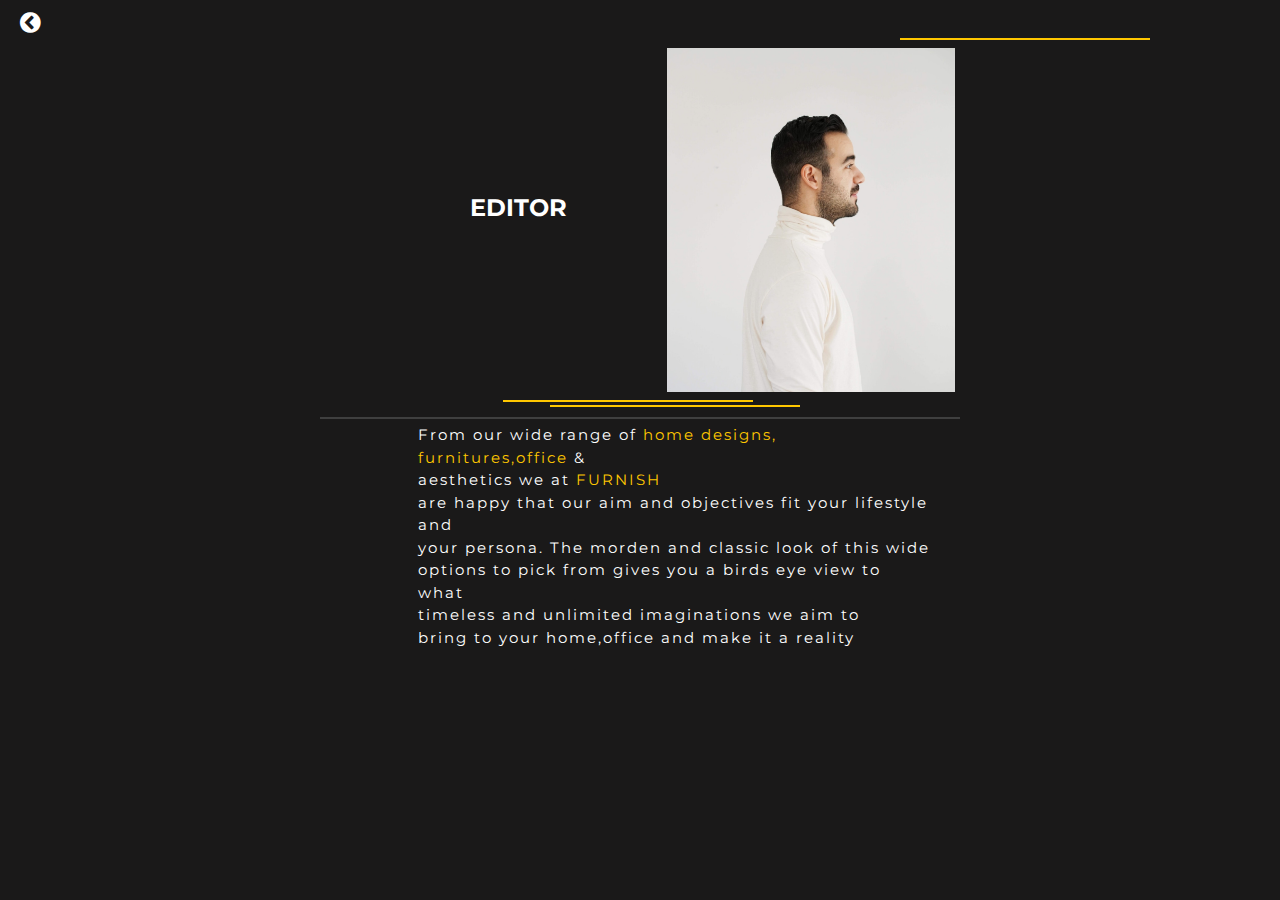
<file: editor.html>
<!DOCTYPE html>
<html lang="en">
<head>
    <meta charset="UTF-8">
    <meta http-equiv="X-UA-Compatible" content="IE=edge">
    <meta name="viewport" content="width=device-width, initial-scale=1.0">
    <link rel="stylesheet" href="/css/editor.css">
    <link rel="stylesheet" href="https://cdnjs.cloudflare.com/ajax/libs/font-awesome/4.7.0/css/font-awesome.min.css">
    <title>Document</title>
</head>
<body>
    <header>
        <a href="/show.html"><i style="font-size:24px" class="fa">&#xf137;</i>
        </a>
        <div class="lines1">  
            <hr class="line-2"> 
        </div>
        <div class="container">
        <div class="top">
            <h2>EDITOR
            </h2>
         
            <img src="/images/Rectangle 21.png" alt="">
        </div>
        <div class="lines2">
            <hr class="line-1">
            <hr class="line-2"> 
        </div>
        <hr class="gray">
        <div class="bottom">
           
            <p>From our wide range of <span class="yellow"> home designs, furnitures,office </span> & <br> aesthetics we at <span class="yellow">FURNISH </span> <br>
                are happy that our aim and objectives fit your lifestyle and <br> your persona. The morden and classic look of this wide <br> options to pick from gives you a birds eye view to what <br> timeless and unlimited imaginations we aim to <br>
                bring to your home,office and make it a reality </p>
                                                                                            </div>
                                                                                        </div>
    </header>
    
</body>
</html>
</file>
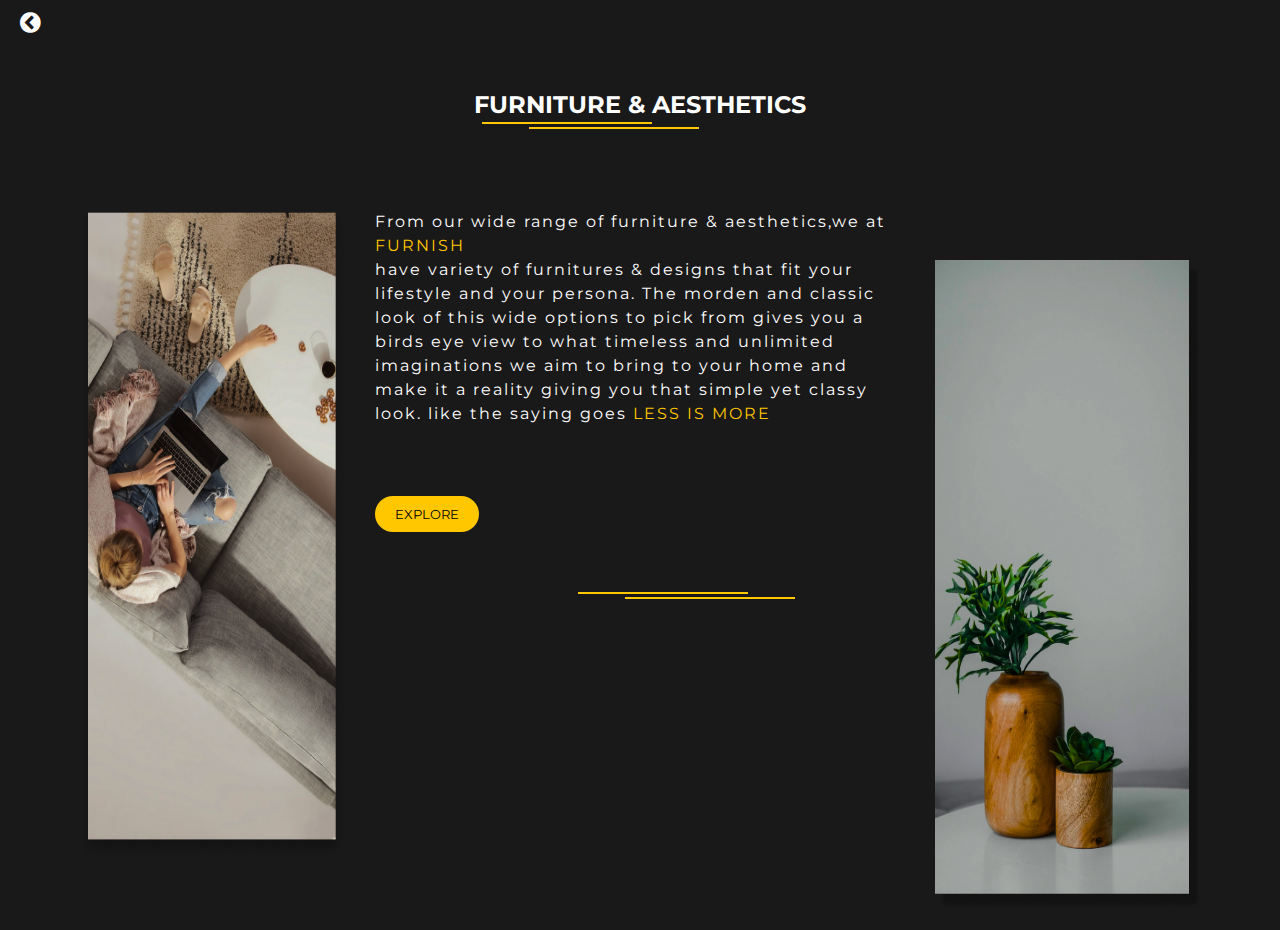
<file: furniture.html>
<!DOCTYPE html>
<html lang="en">
<head>
    <meta charset="UTF-8">
    <meta http-equiv="X-UA-Compatible" content="IE=edge">
    <meta name="viewport" content="width=device-width, initial-scale=1.0">
    <link rel="stylesheet" href="https://cdnjs.cloudflare.com/ajax/libs/font-awesome/4.7.0/css/font-awesome.min.css">
    <link rel="stylesheet" href="/css/furniture.css">
    <title>Document</title>
</head>
<body>
    <header>
        <a href="/interior.html"><i style="font-size:24px" class="fa">&#xf137;</i>
        </a>
    </header>
    <div class="heading">
        <h2>FURNITURE & AESTHETICS</h2>
        <div class="lines1">
            <hr class="line-1">
            <hr class="line-2">
        </div>
    </div>
   
    <section class="container">
      
        <div class="left">
            <img src="/images/Rectangle 12.png" alt="">
        </div>
        <div class="middle">
            <p>From our wide range of furniture & aesthetics,we at <span class="yellow">FURNISH </span> <br>
                have variety of furnitures & designs that fit your <br> lifestyle and your persona. The morden and classic <br> look of this wide options to pick from gives you a <br> birds eye view to what timeless and unlimited <br> imaginations we aim to bring to your home and <br> make it a reality giving you that simple yet classy <br> look. like the saying goes <span class="yellow"> LESS IS MORE</span></p>
            <a href="/office.html"><button id="explore">EXPLORE</button></a>
            <div class="lines2">
                <hr class="line-1">
                <hr class="line-2"> 
            </div>
        </div>
        <div class="right">
            <img src="/images/Rectangle 13.png" alt="">
        </div>

    </section>
</body>
</html>
</file>
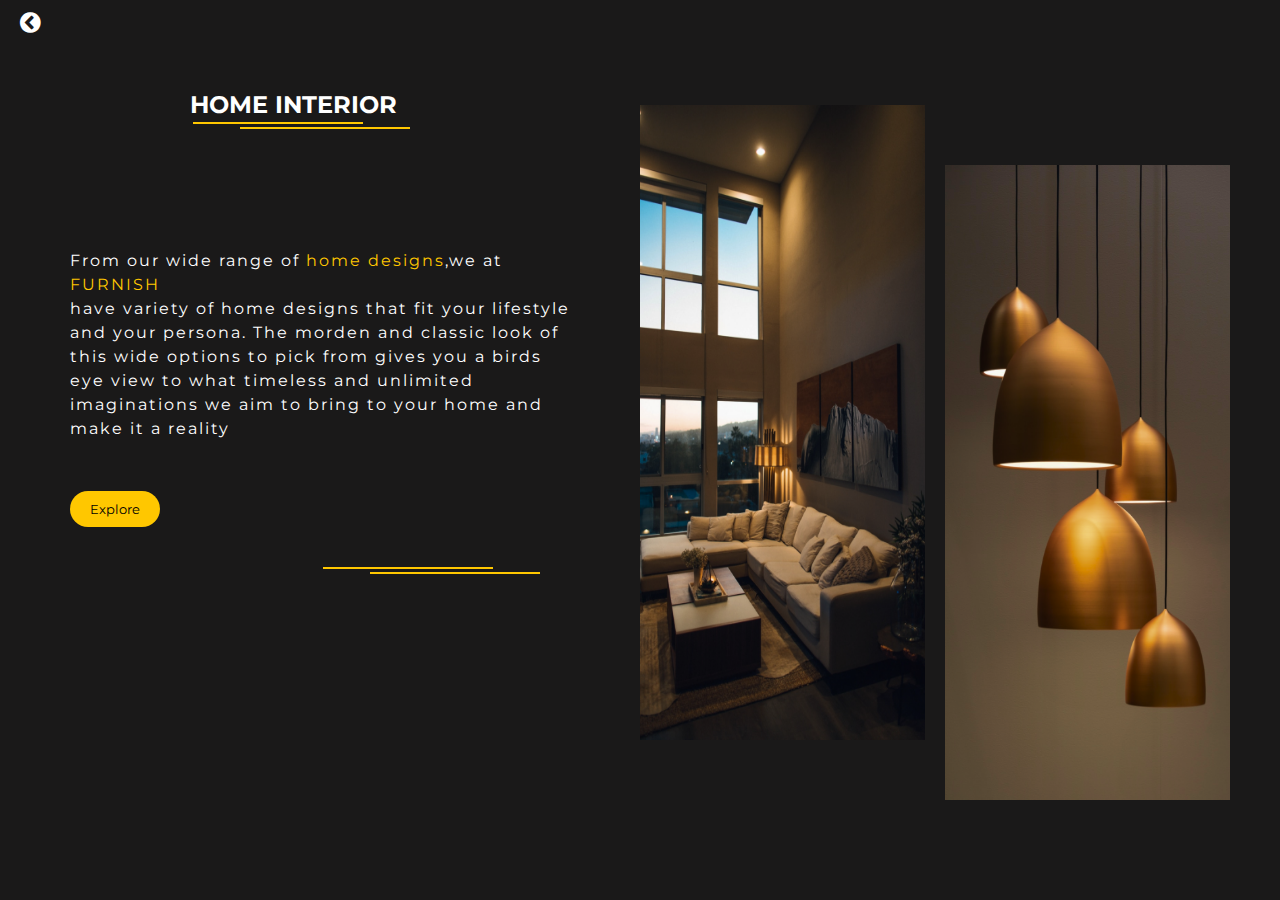
<file: interior.html>
<!DOCTYPE html>
<html lang="en">
<head>
    <meta charset="UTF-8">
    <meta http-equiv="X-UA-Compatible" content="IE=edge">
    <meta name="viewport" content="width=device-width, initial-scale=1.0">
    <link rel="stylesheet" href="https://cdnjs.cloudflare.com/ajax/libs/font-awesome/4.7.0/css/font-awesome.min.css">
    <link rel="stylesheet" href="/css/interior.css">
    <title>Document</title>
</head>
<body>
    
    <header>
       <a href="/index.html"><i style="font-size:24px" class="fa">&#xf137;</i>
        </a>
    </header>
    <div class="container">
        <div class="left">
            <h2>HOME INTERIOR</h2>
            <div class="lines1">
            <hr class="line-1">
            <hr class="line-2">
        </div>
            <p>From our wide range of <span class="yellow"> home designs</span>,we at <br>
              <span class="yellow">  FURNISH </span> <br>
                have variety of home designs that fit your lifestyle <br> and your persona. The morden and classic look of <br> this wide options to pick from gives you a birds <br> eye view to what timeless and unlimited <br> imaginations we aim to bring to your home and <br> make it a reality</p>
       <a href="/furniture.html"> <button id="explore">Explore</button></a>
        <div class="lines2">
        <hr class="line-1">
        <hr class="line-2"> 
    </div>
        </div>
        <div class="right">
            <img class="img1" src="/images/Rectangle 2.png" alt="">
            <img class="img2" src="/images/unsplash_HR1x0_5dakE (1).png" alt="">
        </div>
    </div>
</div>
</body>
</html>
</file>
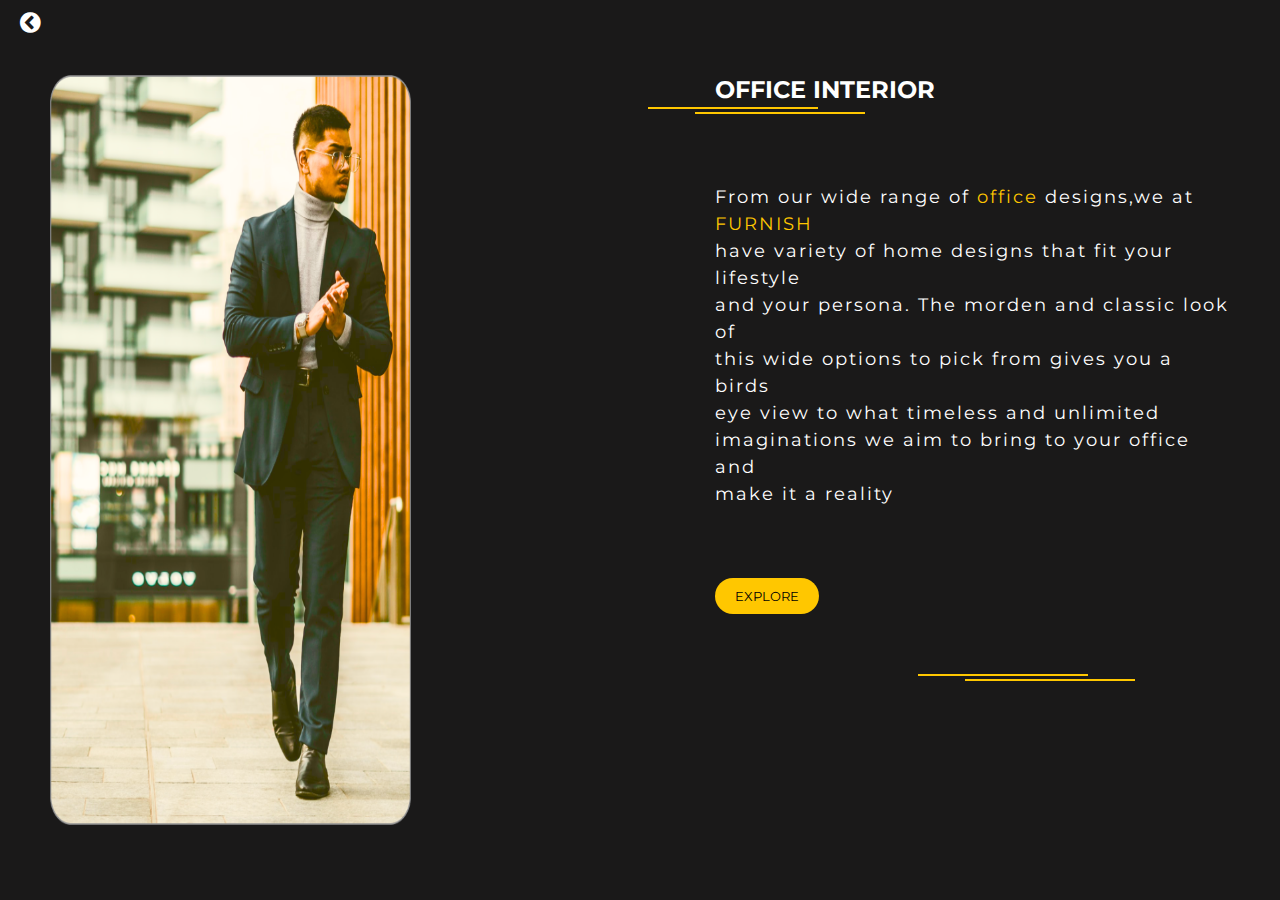
<file: office.html>
<!DOCTYPE html>
<html lang="en">
<head>
    <meta charset="UTF-8">
    <meta http-equiv="X-UA-Compatible" content="IE=edge">
    <meta name="viewport" content="width=device-width, initial-scale=1.0">
    <link rel="stylesheet" href="https://cdnjs.cloudflare.com/ajax/libs/font-awesome/4.7.0/css/font-awesome.min.css">
    <link rel="stylesheet" href="/css/office.css">
    <title>Document</title>
</head>
<body>
    <header>
        <a href="/furniture.html"><i style="font-size:24px" class="fa">&#xf137;</i>
        </a>
    </header>
    <div class="container">
        <div class="left">
            <img src="/images/image 5.png" alt="">
        </div>
            <div class="right">
                <h2>OFFICE INTERIOR</h2>
                <div class="lines1">
                    <hr class="line-1">
                    <hr class="line-2">
                </div>
                <p>From our wide range of <span class="yellow"> office </span> designs,we at <br>
                  <span class="yellow">  FURNISH </span> <br>
                    have variety of home designs that fit your lifestyle <br> and your persona. The morden and classic look of <br> this wide options to pick from gives you a birds <br> eye view to what timeless and unlimited <br> imaginations we aim to bring to your office and <br> make it a reality</p>
                <a href="/show.html"><button id="explore">EXPLORE</button></a>
                <div class="lines2">
                    <hr class="line-1">
                    <hr class="line-2"> 
                </div>
            </div>
        
    </div>
</body>
</html>
</file>
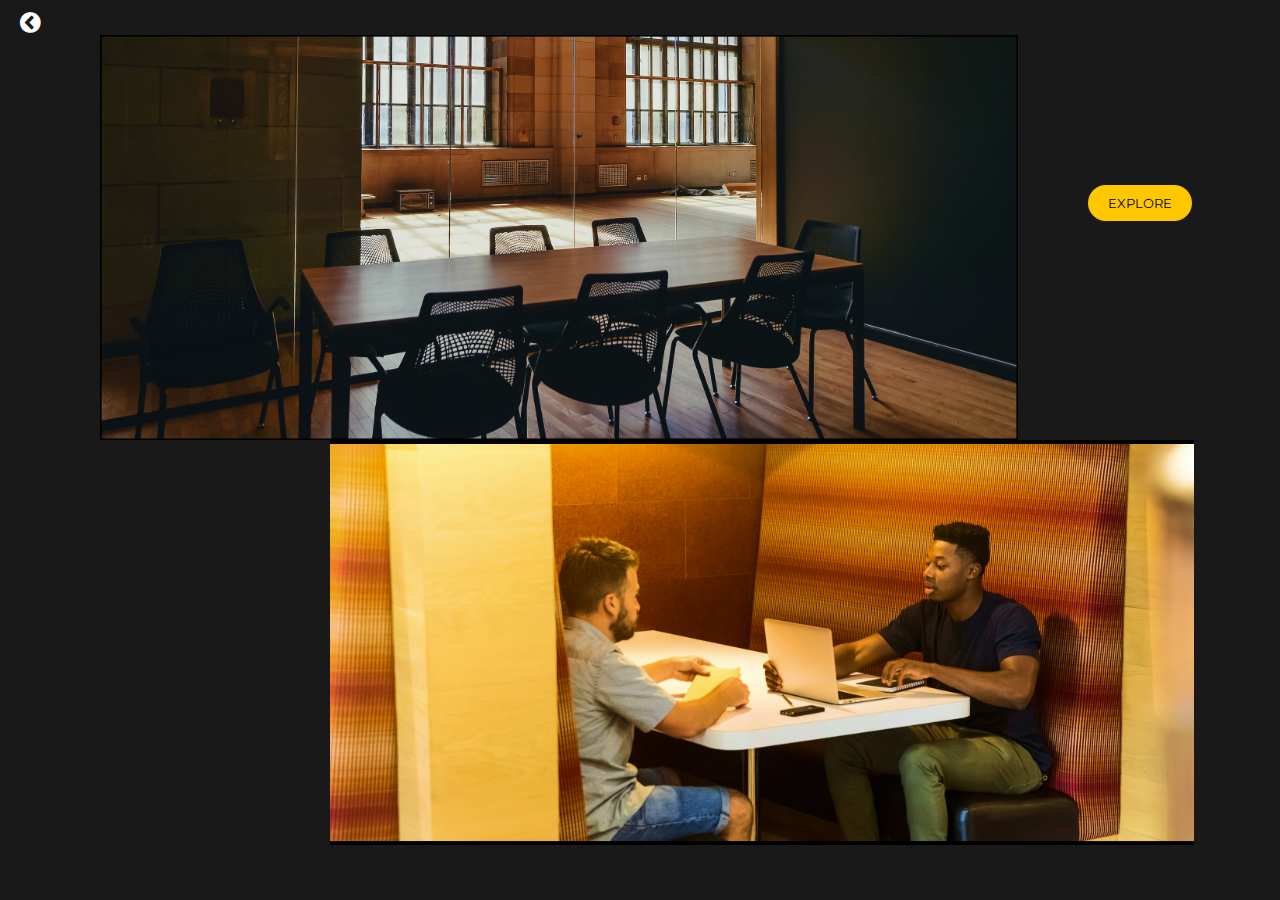
<file: show.html>
<!DOCTYPE html>
<html lang="en">
<head>
    <meta charset="UTF-8">
    <meta http-equiv="X-UA-Compatible" content="IE=edge">
    <meta name="viewport" content="width=device-width, initial-scale=1.0">
    <link rel="stylesheet" href="https://cdnjs.cloudflare.com/ajax/libs/font-awesome/4.7.0/css/font-awesome.min.css">
    <link rel="stylesheet" href="/css/show.css">
    <title>Document</title>
</head>
<body>
    <header>
        <a href="/office.html"><i style="font-size:24px" class="fa">&#xf137;</i>
        </a>
    </header>
    <div class="container">
       <div class="top"> <img src="/images/Rectangle 16 (1).png" alt="">
        <a href="/editor.html"><button id="explore">EXPLORE</button></a>
       </div>
       <div class="bottom">
        <img src="/images/Rectangle 15 (1).png" alt="">
    </div>
    </div>
    
</body>
</html>
</file>
<file: css/editor.css>
@import url('https://fonts.googleapis.com/css2?family=Montserrat:wght@600&display=swap');
*{
    padding: 0;
    margin: 0;
    box-sizing: border-box;
    font-family: 'Montserrat', sans-serif;
}
body{
    width: 100vw;
    height: 100vh;
    background-color:#1A1919 ;

}
#explore{
    background-color: #FFC700;
    padding: 10px 20px;
    border-radius: 25px;
    border: none;
    margin-top: 150px;
    margin-left: 70px;
}
header{
    height: 5%;
}
.fa{
    margin-left: 20px;
    margin-top: 10px;
    color: white;
    background-color: #1A1919;
}
hr{
    border: 1px solid #FFC700;
    width: 250px;
    margin: 3px;
}
.line-2{
    margin-left: 50px;
}
.lines1{
    margin-left: 850px;
}
.lines2{
    margin-left: 500px;
    margin-bottom: 10px;
}
.yellow{
    color: #FFC700;
}
.container{
    padding:  0px;
    /* background-color: aquamarine; */
}
.top{
    display: flex;
    width: 50%;
    height: 50%;
    margin:0px auto;
}
p{
    letter-spacing: 2px;
    padding-top: 5px;
    line-height: 1.5;
    font-size: 15px;
    color: #fff;
}
.bottom{
    height: 50%;
    width: 40%;
    /* background-color: aqua; */
    margin: 0 auto;
    margin-right: 350px;
}
.top>h2{
    color: #fff;
 width: 50%;
 margin-left: 150px;
 padding: 0;
 margin-top: 150px;
}
img{
    width: 45%;
    height: 90%;
    margin: 5px ;
}
.gray{
    border: 0.2px solid #D9D9D9;
    opacity: 20%;
    width: 50%;
    margin-left:  350px;
    margin: 0 auto;
}
@media only screen and (max-width: 800px){
    .top{
        display: flex;
        flex-direction: column;
        width: 100%;
        height: 50%;
        margin:0px ;
    }
    .bottom{
        width: 80%;
    }
    img{
        width: 60%;
        padding-top: 30px;
    }
    .container{
        padding:  40px;
        /* background-color: aquamarine; */
    }
    p{
       letter-spacing: 1px;
        padding-top: 5px;
        line-height: 1.2;
        font-size: 0.7rem;
        color: #fff;
    }
    .top>h2{
        width: 100%;
        margin:0;
        margin-top: 0px;
        padding: 0;
    
    }
   
    .lines2{
     display: none;
    }
}
</file>
<file: css/furniture.css>
@import url('https://fonts.googleapis.com/css2?family=Montserrat:wght@600&display=swap');
*{
    padding: 0;
    margin: 0;
    box-sizing: border-box;
    font-family: 'Montserrat', sans-serif;
}
body{
    width: 100%;
    height: 100vh;
    background-color:#1A1919 ;

}
.fa{
    margin-left: 20px;
    margin-top: 10px;
    color: white;
    background-color: #1A1919;
   }
header{
    height: 10%;
}
.heading{
    display: flex;
    flex-direction: column;
    align-items: center;
    color: #fff;
    height: 10%;
   
}

.container{
    display: flex;
    margin-top: 30px;
    padding: 0 80px;
    color: #fff; 
    height: 80%;
 

}
.container>.middle>p{
    margin-bottom: 70px;
    letter-spacing: 2px;
    line-height: 1.5;
    font-size: 16px;
    color: #fff;
}
hr{
    border: 1px solid #FFC700;
    width: 170px;
    margin: 3px;
}
.lines1{
    margin-right: 100px;
}
.lines2{
    margin-top: 60px;
    margin-left: 200px;
}
.line-2{
    margin-left: 50px;
}
.yellow{
    color: #FFC700;
}
.left{
    width: 25%;
    height: 90% ;
    padding: 0;
}
.middle{
    width: 50%;
    margin: 0 30px;
    padding: 0;
}
.right{
    width: 25%;
    height: 90% ;
    margin-top:50px;
    padding: 0;
    /* background-color: aqua; */
}
img{
    width: 100%;
    height: 100%;

}
#explore{
    background-color: #FFC700;
    padding: 10px 20px;
    border-radius: 25px;
    border: none;
   
}
@media only screen and (max-width: 800px){
    .container{
        display: flex;
        flex-direction: column;
padding: 0;
        color: #fff;     
        height: 80%;
     
     
    }
    .container>.middle>p{
        margin-bottom: 30px;
        /* letter-spacing: 2px;
        line-height: 1.5; */
        font-size: 12px;
        color: #fff;
    }
    .left{
        width: 250px;
        margin: 0 auto;
        /* margin-right: 50px; */

    }
    img{
        width: 100%;
    }
    .right{
        width: 250px;
        margin:20px auto;
        padding: 0;
        /* background-color: #FFC700; */
    }
    .middle{
        width:400px;
margin: 0 auto;
        padding: 0;
    }
    .lines2{
        margin-left: 20px;
    }
}
</file>
<file: css/interior.css>
@import url('https://fonts.googleapis.com/css2?family=Montserrat:wght@600&display=swap');
*{
    padding: 0;
    margin: 0;
    box-sizing: border-box;
    font-family: 'Montserrat', sans-serif;
}
body{
    width: 100%;
    height: 100vh;
    background-color:#1A1919 ;

}
header{
    height: 10%;
}
.fa{
 margin-left: 20px;
 margin-top: 10px;
 color: white;
 background-color: #1A1919;
}
.container{
    display: flex;
    padding: 0 70px;
    height: 80%;
    color: #fff;
}
.left{
    width: 50%;
   
  
}
.left>h2{
    padding-left: 120px;
    color: #fff;
}
.right{
    width: 50%;
    display: flex;
    margin-top: 15px;
 
}
img{
    width: 50%;
    height: 90%;
    margin-right: 20px;
}
.img2{
    margin-top: 60px;
   
}
.lines1{
   margin-left: 120px ;
  
}
.lines2{
   margin-left: 250px ;
   margin-top: 40px;
  
}
hr{
    border: 1px solid #FFC700;
    width: 170px;
    margin: 3px;
}
.line-2{
    margin-left: 50px;
}
.container>.left>p{
    margin-top: 120px;
    margin-bottom: 50px;
    letter-spacing: 2px;
    line-height: 1.5;
    font-size: 16px;
    color: #fff;
}
.yellow{
    color: #FFC700;
}
#explore{
    background-color: #FFC700;
    padding: 10px 20px;
    border-radius: 25px;
    border: none;
}
@media only screen and (max-width: 800px){
    .container{
flex-direction: column;
padding: 0 40px;
    }
    
    .left{
        width: 100%;
        margin-bottom: 30px; 
    }
    .right>img{
        width: 90%;
    } 
    .right{
        width: 100%;
       /* margin: auto; */
        display: flex;
        flex-direction: column;
        margin-top: 15px;
     
    }
    .container>.left>p{
        margin-top: 50px;
        margin-bottom: 50px;
        letter-spacing: 2px;
        line-height: 1.5;
        font-size: 16px;
        color: #fff;
    }
    .lines2{
        margin-left: 0px ;
        margin-top: 40px;
       
     }
     .left>h2{
        padding-left: 0px;
       
    }
    .lines1{
        margin-left: 20px ;
       
     }
  
}
</file>
<file: css/office.css>
@import url('https://fonts.googleapis.com/css2?family=Montserrat:wght@600&display=swap');
*{
    padding: 0;
    margin: 0;
    box-sizing: border-box;
    font-family: 'Montserrat', sans-serif;
}
body{
    width: 100vw;
    height: 100vh;
    background-color:#1A1919 ;

}
.fa{
    margin-left: 20px;
    margin-top: 10px;
    color: white;
    background-color: #1A1919;
}
header{
    height: 5%;
}
.container{
    display: flex;
    width: 100vw;
    color: #fff; 
    padding: 30px 50px;
    height: 90%;
}
hr{
    border: 1px solid #FFC700;
    width: 170px;
    margin: 3px;
}
.line-2{
    margin-left: 50px;
}
.lines1{
    margin-left: -70px;
}
.lines2{
    margin-top: 60px;
    margin-left: 200px;
}
.yellow{
    color: #FFC700;
}
.right{
    width: 50%;
    margin-left: 150px;
}
.left{
    width: 50%;
}
img{
    width: 70%;
    height: 100%;
}
.container>.right>p{
    margin:  70px 0;
    letter-spacing: 2px;
    line-height: 1.5;
    font-size: 18px;
    color: #fff;
}
#explore{
    background-color: #FFC700;
    padding: 10px 20px;
    border-radius: 25px;
    border: none;
}
@media only screen and (max-width: 800px){
    .container{
        display: flex;
        flex-direction: column;   
        color: #fff; 
        margin: 0px;
        max-width: 100%;
        /* padding: 50px  ; */
        /* background-color: #FFC700; */
        
    }
    .container>.right>p{
        margin:   10px;
        letter-spacing: 1px;
        line-height: 1.4;
        font-size: 12px;
        color: #fff;
    }
    .left{
       margin: 0 auto;
    }
    .right{
        padding-top: 30px;
        width: 100%;
    margin: 0 auto;
        margin-left: 0px;
    }
  img{
    width: 100%;
  }
  .lines1{
    margin-left: 0px;
}
.lines2{
    margin-top: 40px;
    margin-left: 0px;
}

}
</file>
<file: css/show.css>
@import url('https://fonts.googleapis.com/css2?family=Montserrat:wght@600&display=swap');
* {
    padding: 0;
    margin: 0;
    box-sizing: border-box;
    font-family: 'Montserrat', sans-serif;
}
body {
    width: 100vw;
    height: 100vh;
    background-color: #1a1919;
}
#explore {
    background-color: #ffc700;
    padding: 10px 20px;
    border-radius: 25px;
    border: none;
    margin-top: 150px;
    margin-left: 70px;
}
.fa {
    margin-left: 20px;
    margin-top: 10px;
    color: white;
    background-color: #1a1919;
}
.container {
    width: 100%;
    /* margin: auto; */
    padding: 0 100px;
    height: 90%;
    /* background-color: #FFC700; */
}
.top {
    height: 50%;
    width: 85%;
    display: flex;
}
.bottom {
    height: 50%;
    width: 80%;
    margin-left: 230px;
}
.top > img {
    height: 100%;
    width: 100%;
}
.bottom > img {
    height: 100%;
    width: 100%;
    object-fit: cover;
}
@media only screen and (max-width: 800px) {
    .container {
        padding: 0 50px;
    }
    .top {
        flex-direction: column;
        width: 100%;
        height: 40%;
    }
    .bottom {
        margin-left: 0px;
        margin-top: 60px;
        width: 100%;
        height: 40%;
    }
    img {
        height: 80%;
        margin-bottom: 20px;
    }
    #explore {
        margin-top: 0px;
    }
}
</file>
